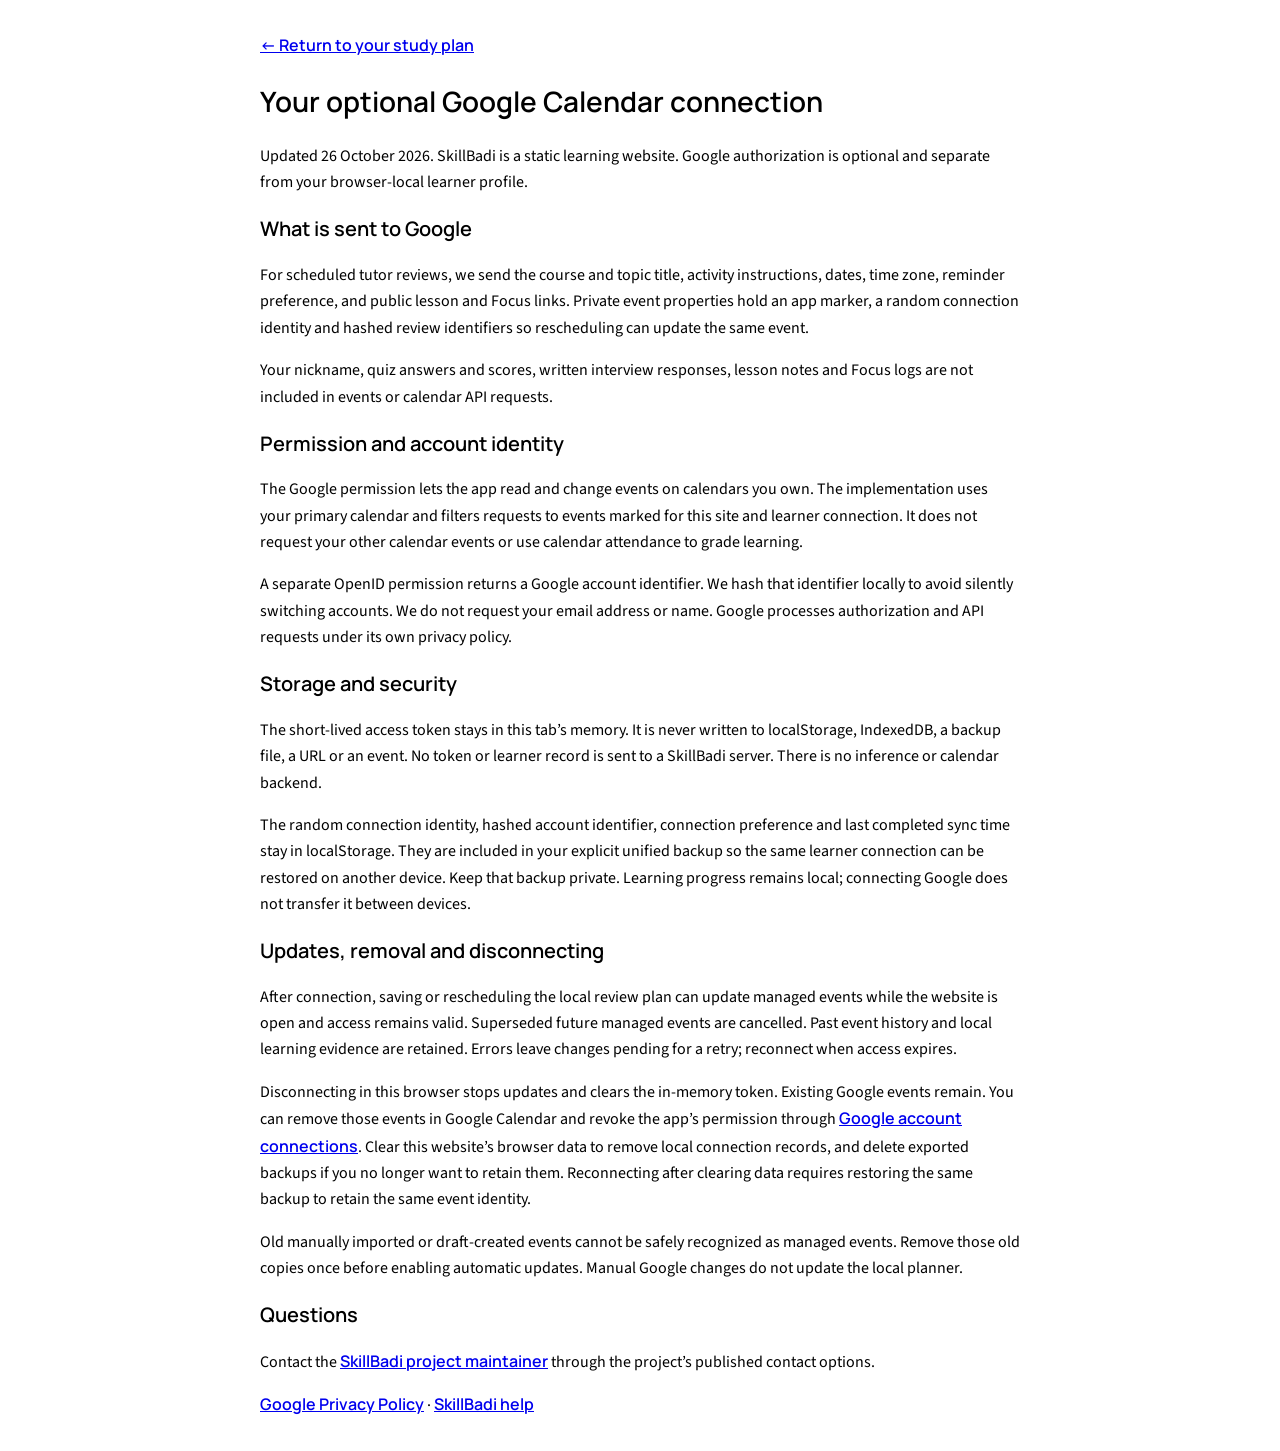
<file: assets/calendar-privacy.html>
<!doctype html>
<html lang="en"><head><meta charset="utf-8"><meta name="viewport" content="width=device-width,initial-scale=1"><title>Calendar connection privacy · SkillBadi</title><style>@font-face{font-family:'Manrope';src:url('fonts/manrope-600.ttf') format('truetype');font-weight:600;font-display:swap}@font-face{font-family:'Source Sans 3';src:url('fonts/source-sans-3-400.ttf') format('truetype');font-weight:400;font-display:swap}body{font-family:'Source Sans 3',sans-serif;line-height:1.65;max-width:760px;margin:32px auto;padding:0 24px}h1,h2,a{font-family:'Manrope',sans-serif;font-weight:600}h1{font-size:28px}h2{font-size:20px}li{margin-bottom:8px}</style></head><body><a href="../#weekly">← Return to your study plan</a><h1>Your optional Google Calendar connection</h1><p>Updated 26 October 2026. SkillBadi is a static learning website. Google authorization is optional and separate from your browser-local learner profile.</p><h2>What is sent to Google</h2><p>For scheduled tutor reviews, we send the course and topic title, activity instructions, dates, time zone, reminder preference, and public lesson and Focus links. Private event properties hold an app marker, a random connection identity and hashed review identifiers so rescheduling can update the same event.</p><p>Your nickname, quiz answers and scores, written interview responses, lesson notes and Focus logs are not included in events or calendar API requests.</p><h2>Permission and account identity</h2><p>The Google permission lets the app read and change events on calendars you own. The implementation uses your primary calendar and filters requests to events marked for this site and learner connection. It does not request your other calendar events or use calendar attendance to grade learning.</p><p>A separate OpenID permission returns a Google account identifier. We hash that identifier locally to avoid silently switching accounts. We do not request your email address or name. Google processes authorization and API requests under its own privacy policy.</p><h2>Storage and security</h2><p>The short-lived access token stays in this tab’s memory. It is never written to localStorage, IndexedDB, a backup file, a URL or an event. No token or learner record is sent to a SkillBadi server. There is no inference or calendar backend.</p><p>The random connection identity, hashed account identifier, connection preference and last completed sync time stay in localStorage. They are included in your explicit unified backup so the same learner connection can be restored on another device. Keep that backup private. Learning progress remains local; connecting Google does not transfer it between devices.</p><h2>Updates, removal and disconnecting</h2><p>After connection, saving or rescheduling the local review plan can update managed events while the website is open and access remains valid. Superseded future managed events are cancelled. Past event history and local learning evidence are retained. Errors leave changes pending for a retry; reconnect when access expires.</p><p>Disconnecting in this browser stops updates and clears the in-memory token. Existing Google events remain. You can remove those events in Google Calendar and revoke the app’s permission through <a href="https://myaccount.google.com/connections" rel="noopener noreferrer">Google account connections</a>. Clear this website’s browser data to remove local connection records, and delete exported backups if you no longer want to retain them. Reconnecting after clearing data requires restoring the same backup to retain the same event identity.</p><p>Old manually imported or draft-created events cannot be safely recognized as managed events. Remove those old copies once before enabling automatic updates. Manual Google changes do not update the local planner.</p><h2>Questions</h2><p>Contact the <a href="https://github.com/cks-edu/ai-career-atlas-pages" rel="noopener noreferrer">SkillBadi project maintainer</a> through the project’s published contact options.</p><p><a href="https://policies.google.com/privacy" rel="noopener noreferrer">Google Privacy Policy</a> · <a href="../#help">SkillBadi help</a></p></body></html>
</file>
